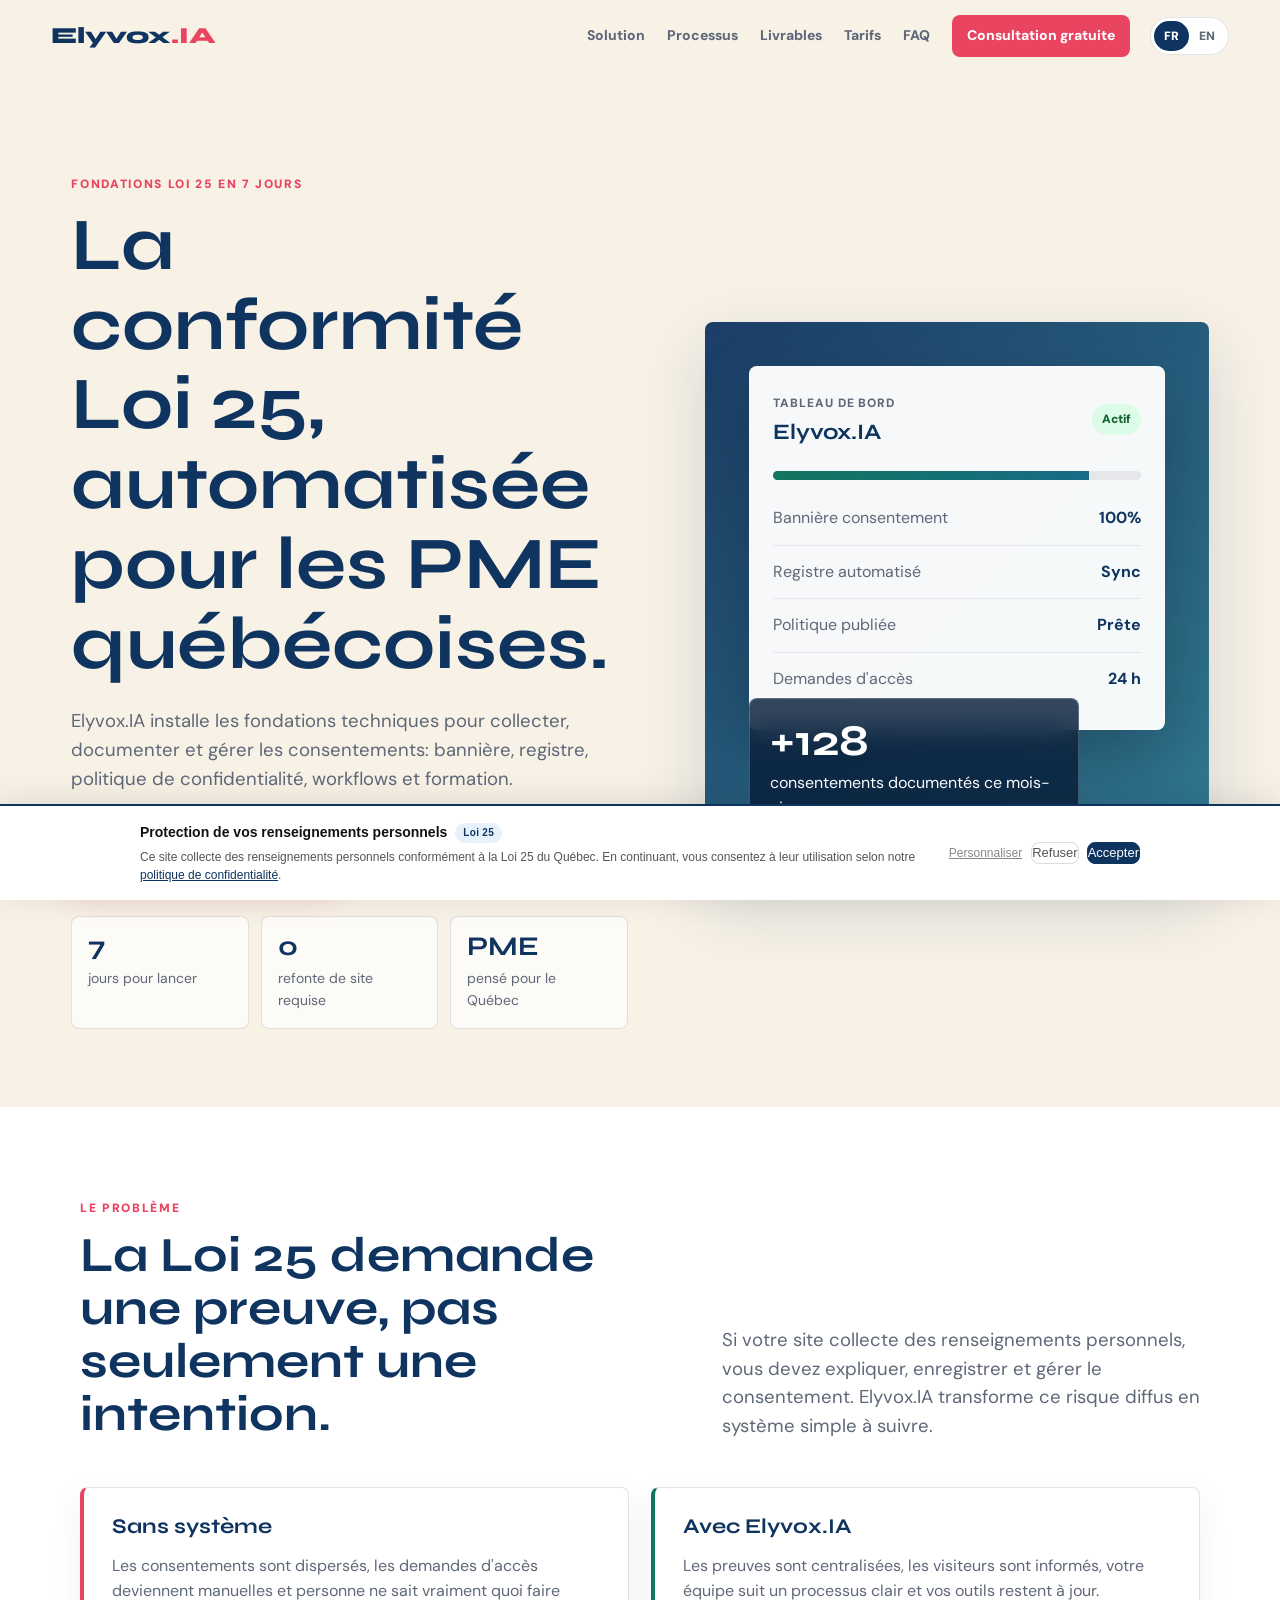
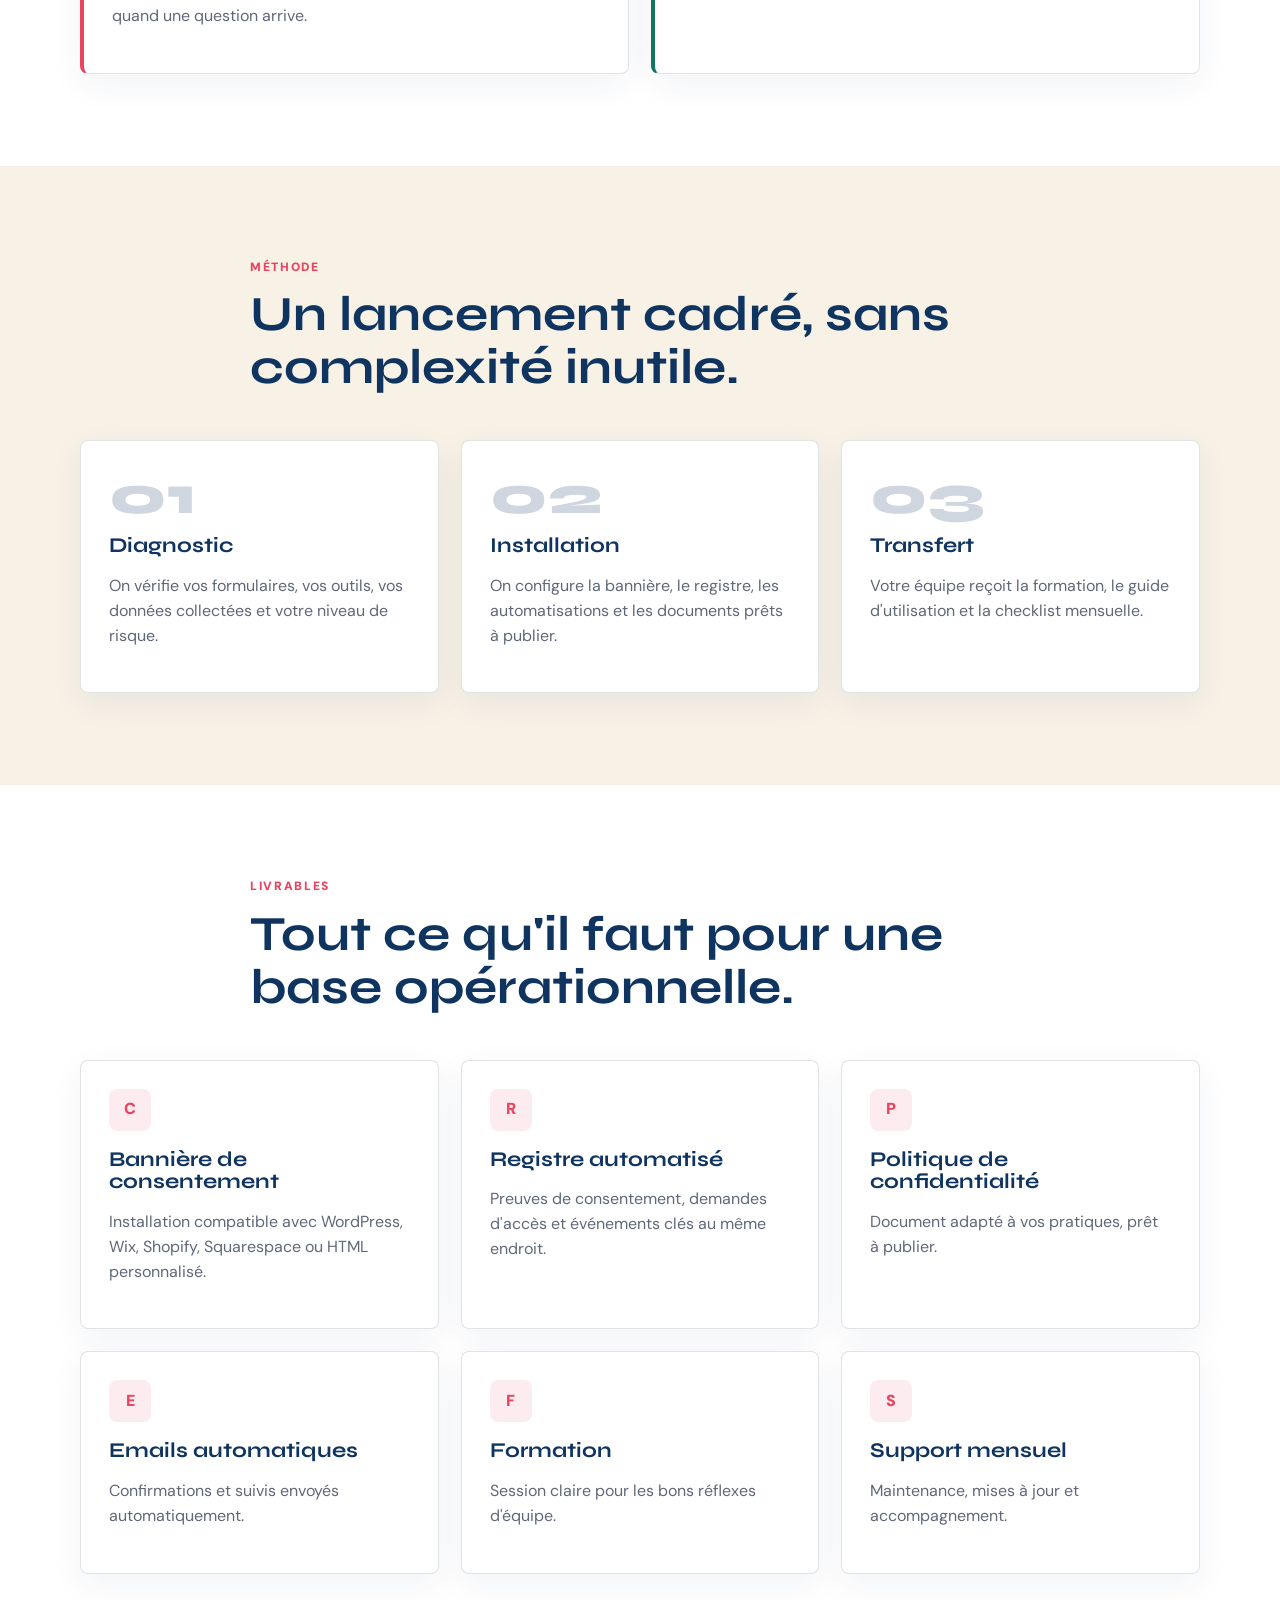
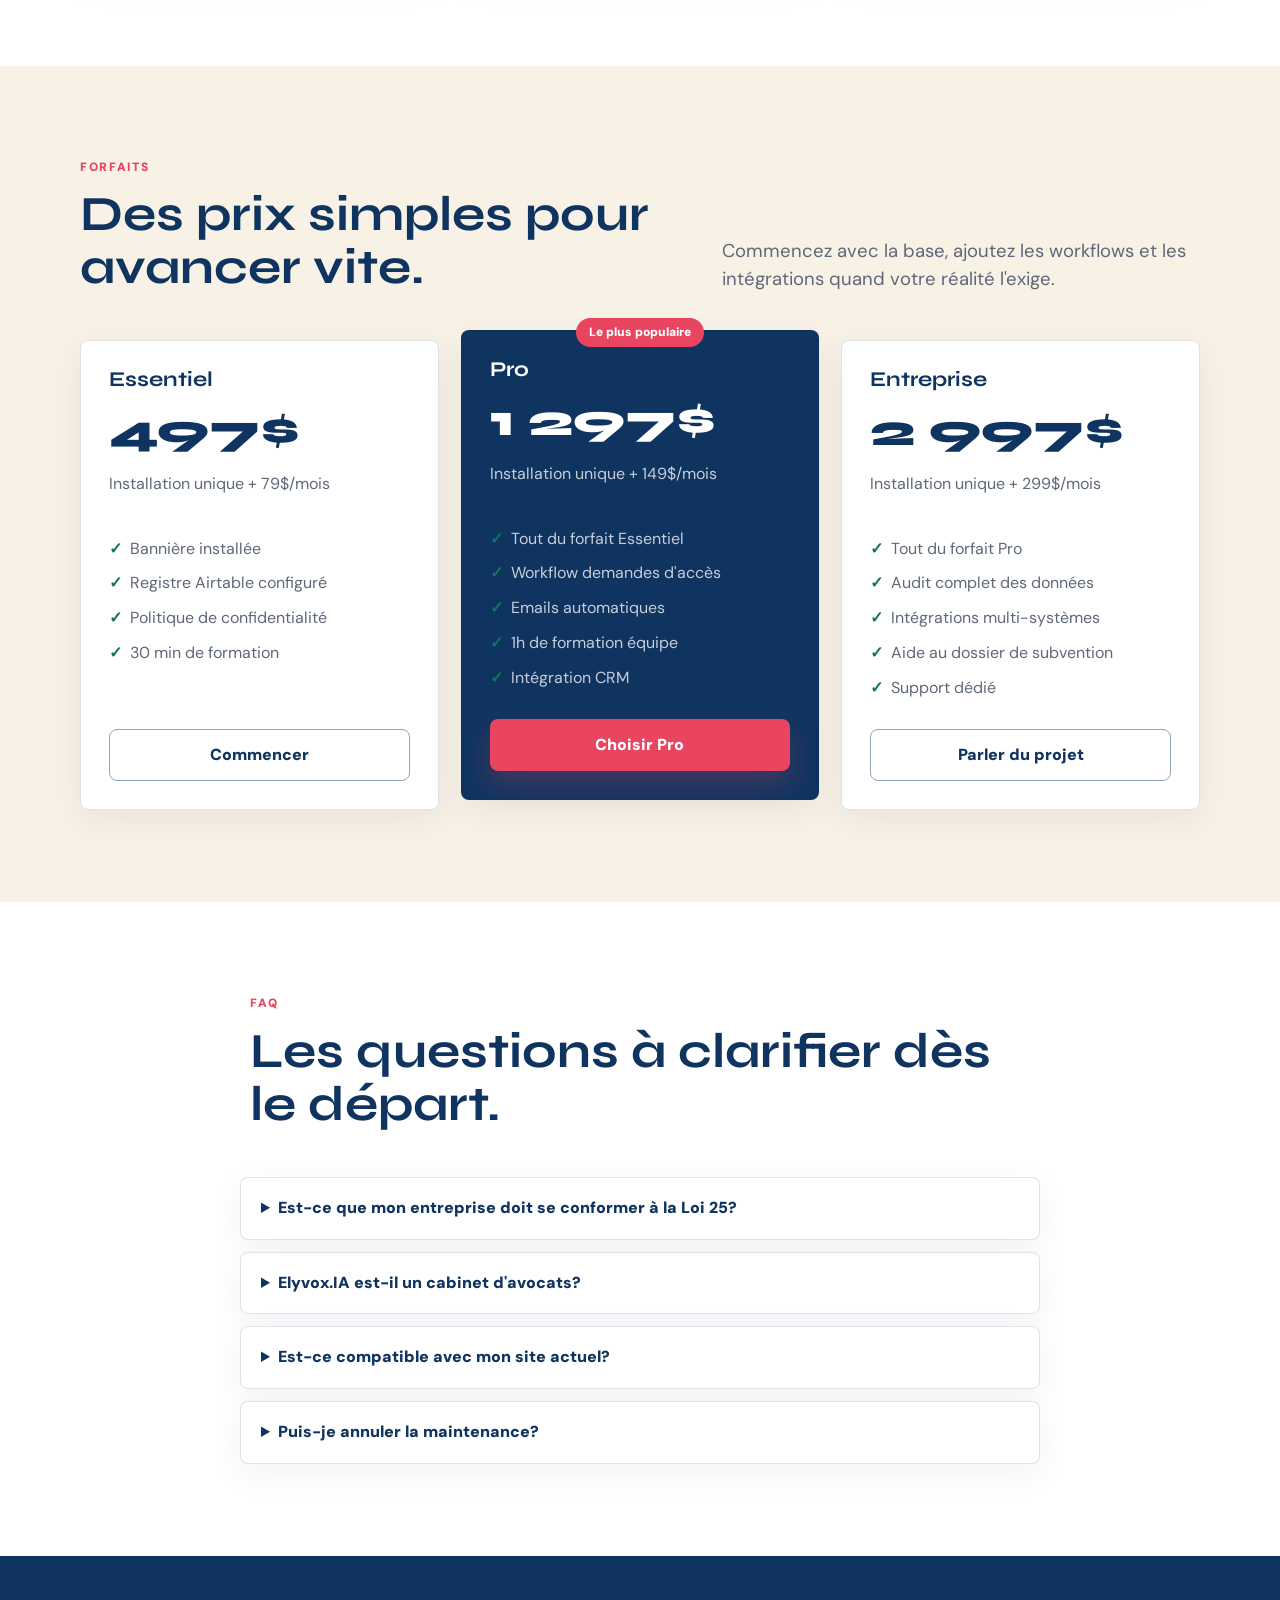
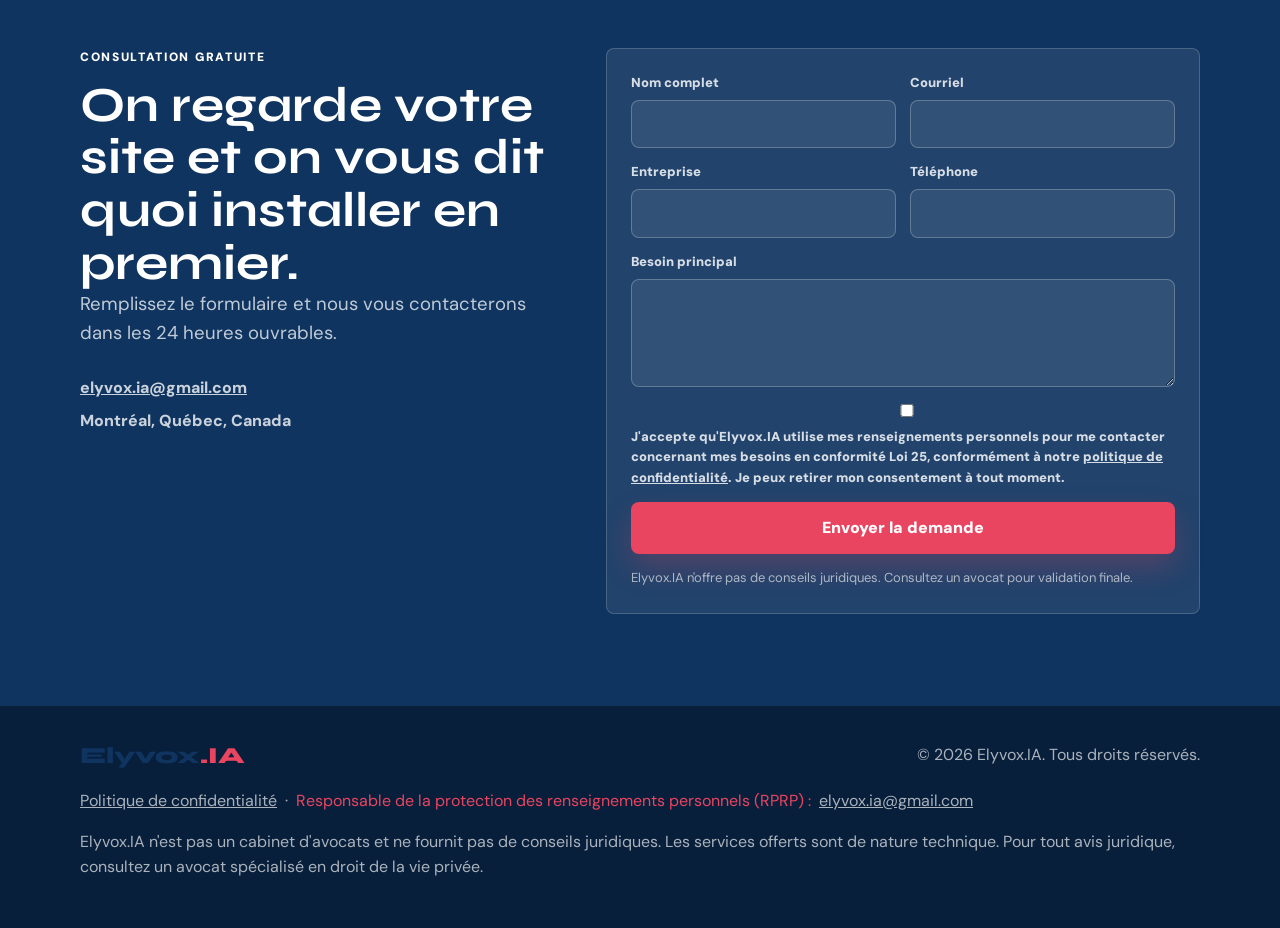
<file: index.html>
<!doctype html>
<html lang="fr">
<head>
  <meta charset="utf-8" />
  <meta name="viewport" content="width=device-width, initial-scale=1" />
  <title>Elyvox.IA | Conformité Loi 25 automatisée</title>
  <meta name="description" content="Elyvox.IA aide les PME québécoises à automatiser leur conformité Loi 25: consentement, registre, politique de confidentialité, workflows et formation." />
  <meta name="theme-color" content="#0f3460" />
  <meta property="og:title" content="Elyvox.IA | Conformité Loi 25 automatisée" />
  <meta property="og:description" content="Un système simple pour documenter les consentements, centraliser les preuves et former votre équipe en 7 jours." />
  <meta property="og:type" content="website" />
  <link rel="preconnect" href="https://fonts.googleapis.com" />
  <link rel="preconnect" href="https://fonts.gstatic.com" crossorigin />
  <link href="https://fonts.googleapis.com/css2?family=DM+Sans:wght@400;500;600;700;800&family=Syne:wght@700;800&display=swap" rel="stylesheet" />
  <link rel="stylesheet" href="styles.css" />
</head>
<body>
  <a class="skip-link" href="#main">Aller au contenu</a>

  <header class="site-header" data-header>
    <a class="brand" href="#top">Elyvox<span>.IA</span></a>
    <button class="menu-button" type="button" data-menu-toggle aria-expanded="false" aria-controls="site-nav">
      <span></span><span></span><span></span>
    </button>
    <nav class="site-nav" id="site-nav" data-nav aria-label="Navigation principale">
      <a href="#solution" data-i18n="nav.solution">Solution</a>
      <a href="#process" data-i18n="nav.process">Processus</a>
      <a href="#deliverables" data-i18n="nav.deliverables">Livrables</a>
      <a href="#pricing" data-i18n="nav.pricing">Tarifs</a>
      <a href="#faq">FAQ</a>
      <a class="nav-cta" href="#contact" data-i18n="nav.cta">Consultation gratuite</a>
    </nav>
    <div class="language-switch" aria-label="Changer de langue">
      <button type="button" class="is-active" data-lang-button="fr">FR</button>
      <button type="button" data-lang-button="en">EN</button>
    </div>
  </header>

  <main id="main">
    <section class="hero" id="top">
      <div>
        <p class="eyebrow" data-i18n="hero.eyebrow">Fondations Loi 25 en 7 jours</p>
        <h1 data-i18n="hero.title">La conformité Loi 25, automatisée pour les PME québécoises.</h1>
        <p class="hero-lead" data-i18n="hero.lead">Elyvox.IA installe les fondations techniques pour collecter, documenter et gérer les consentements: bannière, registre, politique de confidentialité, workflows et formation.</p>
        <div class="hero-actions">
          <a class="button primary" href="#contact" data-i18n="hero.primary">Demander une consultation</a>
          <a class="button secondary" href="#pricing" data-i18n="hero.secondary">Voir les forfaits</a>
        </div>
        <div class="proof-grid" aria-label="Points forts">
          <div><strong>7</strong><span data-i18n="hero.proof1">jours pour lancer</span></div>
          <div><strong>0</strong><span data-i18n="hero.proof2">refonte de site requise</span></div>
          <div><strong>PME</strong><span data-i18n="hero.proof3">pensé pour le Québec</span></div>
        </div>
      </div>

      <div class="hero-visual" aria-label="Aperçu du système Elyvox.IA">
        <div class="dashboard-card">
          <div class="dashboard-top">
            <div><span class="mini-label" data-i18n="visual.label">Tableau de bord</span><strong>Elyvox.IA</strong></div>
            <span class="status-pill" data-i18n="visual.status">Actif</span>
          </div>
          <div class="meter" aria-hidden="true"><span></span></div>
          <div class="dashboard-list">
            <div><span data-i18n="visual.item1">Bannière consentement</span><b>100%</b></div>
            <div><span data-i18n="visual.item2">Registre automatisé</span><b>Sync</b></div>
            <div><span data-i18n="visual.item3">Politique publiée</span><b data-i18n="visual.ready">Prête</b></div>
            <div><span data-i18n="visual.item4">Demandes d'accès</span><b>24 h</b></div>
          </div>
        </div>
        <div class="floating-note"><strong>+128</strong><span data-i18n="visual.note">consentements documentés ce mois-ci</span></div>
      </div>
    </section>

    <section class="band white" id="solution">
      <div class="section-inner split">
        <div>
          <p class="eyebrow" data-i18n="problem.eyebrow">Le problème</p>
          <h2 data-i18n="problem.title">La Loi 25 demande une preuve, pas seulement une intention.</h2>
        </div>
        <p class="section-lead" data-i18n="problem.lead">Si votre site collecte des renseignements personnels, vous devez expliquer, enregistrer et gérer le consentement. Elyvox.IA transforme ce risque diffus en système simple à suivre.</p>
      </div>
      <div class="section-inner comparison-grid">
        <article class="comparison-card risk"><h3 data-i18n="problem.riskTitle">Sans système</h3><p data-i18n="problem.riskBody">Les consentements sont dispersés, les demandes d'accès deviennent manuelles et personne ne sait vraiment quoi faire quand une question arrive.</p></article>
        <article class="comparison-card calm"><h3 data-i18n="problem.calmTitle">Avec Elyvox.IA</h3><p data-i18n="problem.calmBody">Les preuves sont centralisées, les visiteurs sont informés, votre équipe suit un processus clair et vos outils restent à jour.</p></article>
      </div>
    </section>

    <section class="band" id="process">
      <div class="section-inner narrow">
        <p class="eyebrow" data-i18n="process.eyebrow">Méthode</p>
        <h2 data-i18n="process.title">Un lancement cadré, sans complexité inutile.</h2>
      </div>
      <div class="section-inner steps-grid">
        <article class="step-card"><span>01</span><h3 data-i18n="process.s1Title">Diagnostic</h3><p data-i18n="process.s1Body">On vérifie vos formulaires, vos outils, vos données collectées et votre niveau de risque.</p></article>
        <article class="step-card"><span>02</span><h3 data-i18n="process.s2Title">Installation</h3><p data-i18n="process.s2Body">On configure la bannière, le registre, les automatisations et les documents prêts à publier.</p></article>
        <article class="step-card"><span>03</span><h3 data-i18n="process.s3Title">Transfert</h3><p data-i18n="process.s3Body">Votre équipe reçoit la formation, le guide d'utilisation et la checklist mensuelle.</p></article>
      </div>
    </section>

    <section class="band white" id="deliverables">
      <div class="section-inner narrow">
        <p class="eyebrow" data-i18n="deliverables.eyebrow">Livrables</p>
        <h2 data-i18n="deliverables.title">Tout ce qu'il faut pour une base opérationnelle.</h2>
      </div>
      <div class="section-inner deliverables-grid">
        <article class="feature-card"><span>C</span><h3 data-i18n="deliverables.d1Title">Bannière de consentement</h3><p data-i18n="deliverables.d1Body">Installation compatible avec WordPress, Wix, Shopify, Squarespace ou HTML personnalisé.</p></article>
        <article class="feature-card"><span>R</span><h3 data-i18n="deliverables.d2Title">Registre automatisé</h3><p data-i18n="deliverables.d2Body">Preuves de consentement, demandes d'accès et événements clés au même endroit.</p></article>
        <article class="feature-card"><span>P</span><h3 data-i18n="deliverables.d3Title">Politique de confidentialité</h3><p data-i18n="deliverables.d3Body">Document adapté à vos pratiques, prêt à publier.</p></article>
        <article class="feature-card"><span>E</span><h3 data-i18n="deliverables.d4Title">Emails automatiques</h3><p data-i18n="deliverables.d4Body">Confirmations et suivis envoyés automatiquement.</p></article>
        <article class="feature-card"><span>F</span><h3 data-i18n="deliverables.d5Title">Formation</h3><p data-i18n="deliverables.d5Body">Session claire pour les bons réflexes d'équipe.</p></article>
        <article class="feature-card"><span>S</span><h3 data-i18n="deliverables.d6Title">Support mensuel</h3><p data-i18n="deliverables.d6Body">Maintenance, mises à jour et accompagnement.</p></article>
      </div>
    </section>

    <section class="band" id="pricing">
      <div class="section-inner split">
        <div><p class="eyebrow" data-i18n="pricing.eyebrow">Forfaits</p><h2 data-i18n="pricing.title">Des prix simples pour avancer vite.</h2></div>
        <p class="section-lead" data-i18n="pricing.lead">Commencez avec la base, ajoutez les workflows et les intégrations quand votre réalité l'exige.</p>
      </div>
      <div class="section-inner pricing-grid">
        <article class="price-card"><h3>Essentiel</h3><p class="price">497$</p><p class="price-note" data-i18n="pricing.essentialNote">Installation unique + 79$/mois</p><ul><li data-i18n="pricing.e1">Bannière installée</li><li data-i18n="pricing.e2">Registre Airtable configuré</li><li data-i18n="pricing.e3">Politique de confidentialité</li><li data-i18n="pricing.e4">30 min de formation</li></ul><a class="button secondary" href="#contact" data-plan="Essentiel" data-i18n="pricing.start">Commencer</a></article>
        <article class="price-card featured"><p class="popular" data-i18n="pricing.popular">Le plus populaire</p><h3>Pro</h3><p class="price">1 297$</p><p class="price-note" data-i18n="pricing.proNote">Installation unique + 149$/mois</p><ul><li data-i18n="pricing.p1">Tout du forfait Essentiel</li><li data-i18n="pricing.p2">Workflow demandes d'accès</li><li data-i18n="pricing.p3">Emails automatiques</li><li data-i18n="pricing.p4">1h de formation équipe</li><li data-i18n="pricing.p5">Intégration CRM</li></ul><a class="button primary" href="#contact" data-plan="Pro" data-i18n="pricing.choosePro">Choisir Pro</a></article>
        <article class="price-card"><h3>Entreprise</h3><p class="price">2 997$</p><p class="price-note" data-i18n="pricing.enterpriseNote">Installation unique + 299$/mois</p><ul><li data-i18n="pricing.x1">Tout du forfait Pro</li><li data-i18n="pricing.x2">Audit complet des données</li><li data-i18n="pricing.x3">Intégrations multi-systèmes</li><li data-i18n="pricing.x4">Aide au dossier de subvention</li><li data-i18n="pricing.x5">Support dédié</li></ul><a class="button secondary" href="#contact" data-plan="Entreprise" data-i18n="pricing.talk">Parler du projet</a></article>
      </div>
    </section>

    <section class="band white" id="faq">
      <div class="section-inner narrow"><p class="eyebrow">FAQ</p><h2 data-i18n="faq.title">Les questions à clarifier dès le départ.</h2></div>
      <div class="section-inner faq-list">
        <details><summary data-i18n="faq.q1">Est-ce que mon entreprise doit se conformer à la Loi 25?</summary><p data-i18n="faq.a1">Oui, si elle collecte des renseignements personnels au Québec, même avec un formulaire de contact ou une infolettre.</p></details>
        <details><summary data-i18n="faq.q2">Elyvox.IA est-il un cabinet d'avocats?</summary><p data-i18n="faq.a2">Non. Elyvox.IA est un service d'automatisation technique. Pour un avis juridique final, consultez un avocat.</p></details>
        <details><summary data-i18n="faq.q3">Est-ce compatible avec mon site actuel?</summary><p data-i18n="faq.a3">Oui. La solution peut être installée sur les plateformes courantes et sur un site HTML personnalisé.</p></details>
        <details><summary data-i18n="faq.q4">Puis-je annuler la maintenance?</summary><p data-i18n="faq.a4">Oui, avec un préavis de 30 jours. La maintenance garde votre système à jour et réduit les oublis.</p></details>
      </div>
    </section>

    <section class="band contact-band" id="contact">
      <div class="section-inner contact-grid">
        <div>
          <p class="eyebrow" data-i18n="contact.eyebrow">Consultation gratuite</p>
          <h2 data-i18n="contact.title">On regarde votre site et on vous dit quoi installer en premier.</h2>
          <p class="section-lead" data-i18n="contact.lead">Remplissez le formulaire et nous vous contacterons dans les 24 heures ouvrables.</p>
          <div class="contact-meta"><a href="mailto:elyvox.ia@gmail.com">elyvox.ia@gmail.com</a><span data-i18n="contact.location">Montréal, Québec, Canada</span></div>
        </div>
        <form class="lead-form" data-lead-form>
          <label><span data-i18n="form.name">Nom complet</span><input name="name" autocomplete="name" required /></label>
          <label><span data-i18n="form.email">Courriel</span><input name="email" type="email" autocomplete="email" required /></label>
          <label><span data-i18n="form.company">Entreprise</span><input name="company" autocomplete="organization" /></label>
          <label><span data-i18n="form.phone">Téléphone</span><input name="phone" autocomplete="tel" /></label>
          <label class="full"><span data-i18n="form.message">Besoin principal</span><textarea name="message" rows="4"></textarea></label>
          <input type="hidden" name="plan" value="" />

          <!-- FIX LOI 25 #1 — Consentement explicite obligatoire -->
          <label class="full consent-label">
            <input type="checkbox" name="consent" required />
            <span data-i18n="form.consent">J'accepte qu'Elyvox.IA utilise mes renseignements personnels pour me contacter concernant mes besoins en conformité Loi 25, conformément à notre <a href="/politique-confidentialite.html" target="_blank">politique de confidentialité</a>. Je peux retirer mon consentement à tout moment.</span>
          </label>

          <button class="button primary full" type="submit" data-i18n="form.submit">Envoyer la demande</button>
          <p class="legal-note" data-i18n="contact.legal">Elyvox.IA n'offre pas de conseils juridiques. Consultez un avocat pour validation finale.</p>
        </form>
      </div>
    </section>
  </main>

  <footer class="site-footer">
    <div class="section-inner footer-row">
      <strong>Elyvox<span>.IA</span></strong>
      <p data-i18n="footer.rights">© 2026 Elyvox.IA. Tous droits réservés.</p>
    </div>
    <!-- FIX LOI 25 #2 — RPRP + politique de confidentialité obligatoires -->
    <div class="section-inner footer-legal">
      <p>
        <a href="/politique-confidentialite.html" data-i18n="footer.policy">Politique de confidentialité</a>
        &nbsp;·&nbsp;
        <span data-i18n="footer.rprp">Responsable de la protection des renseignements personnels (RPRP) :&nbsp;</span>
        <a href="mailto:elyvox.ia@gmail.com">elyvox.ia@gmail.com</a>
      </p>
      <p data-i18n="footer.disclaimer">Elyvox.IA n'est pas un cabinet d'avocats et ne fournit pas de conseils juridiques. Les services offerts sont de nature technique. Pour tout avis juridique, consultez un avocat spécialisé en droit de la vie privée.</p>
    </div>
  </footer>
  <script src="elyvox-banniere-loi25.js"></script>
  <script src="script.js"></script>
</body>
</html>
</file>
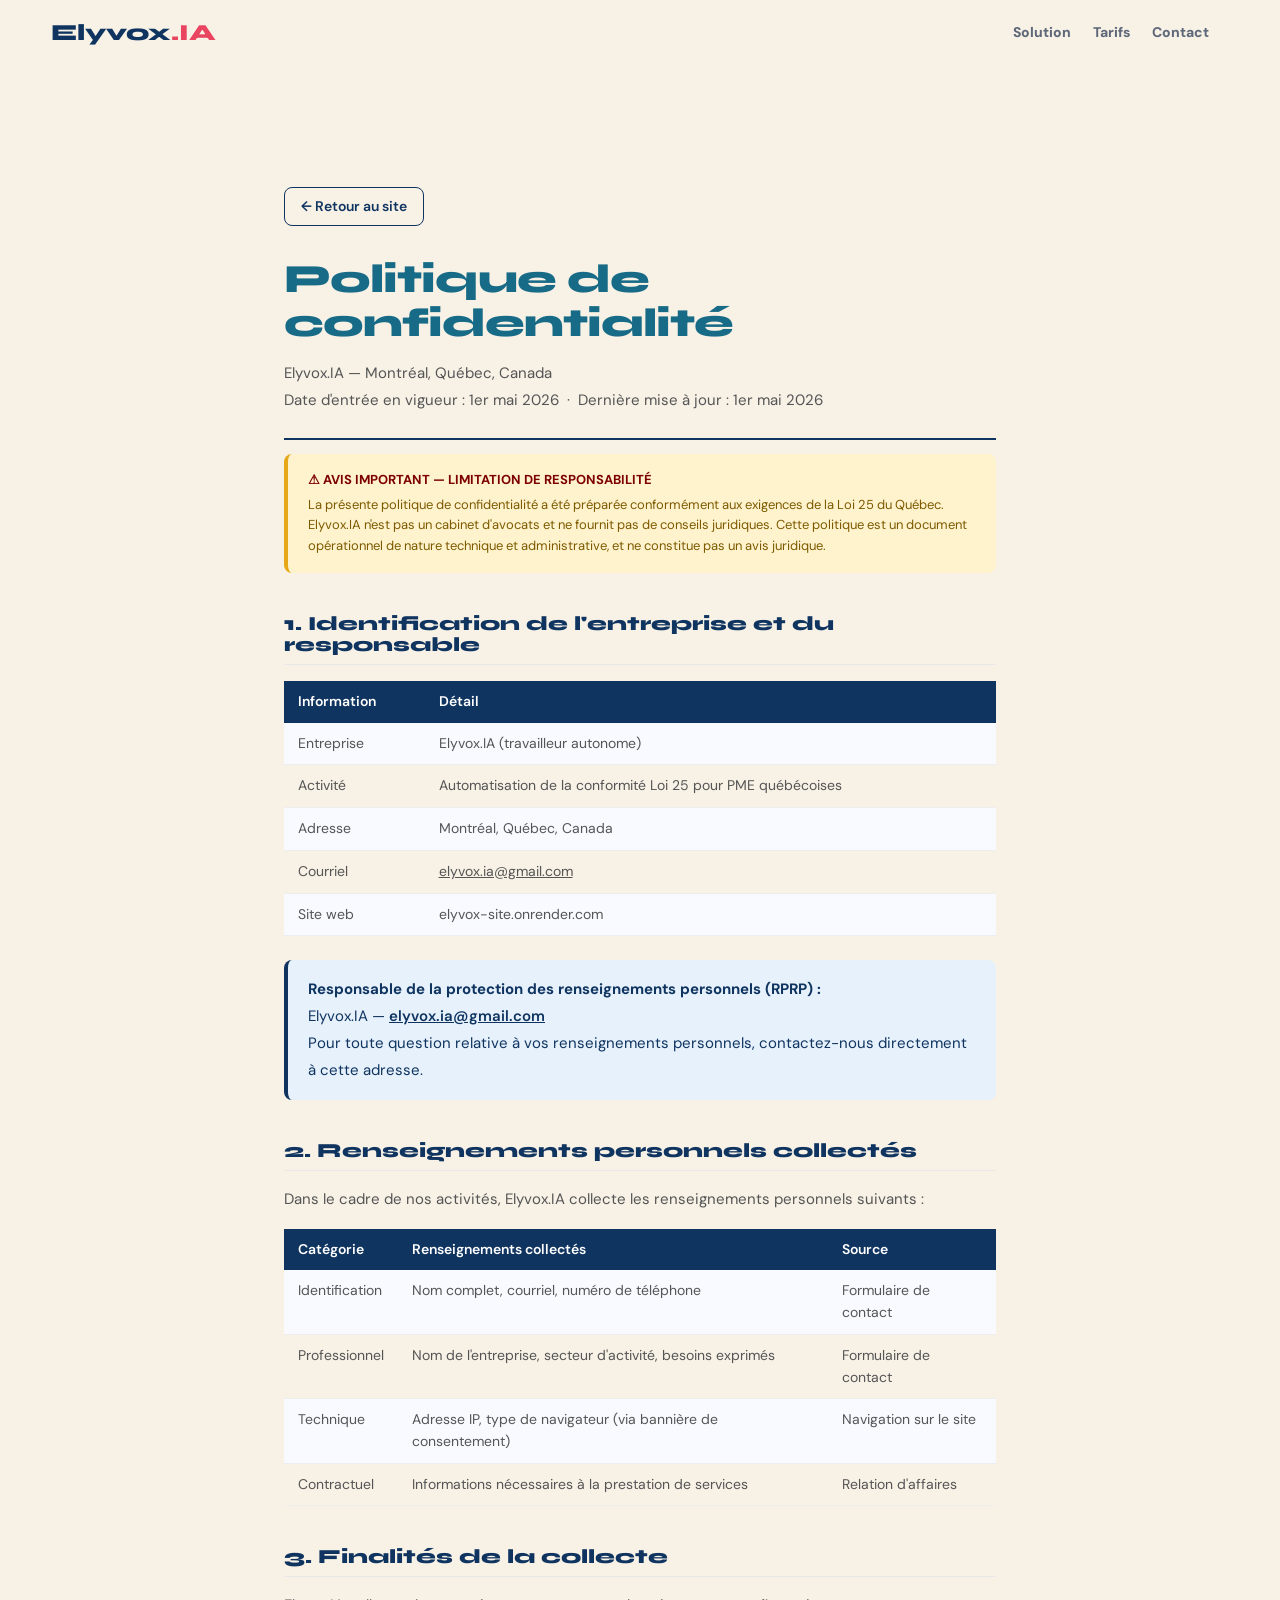
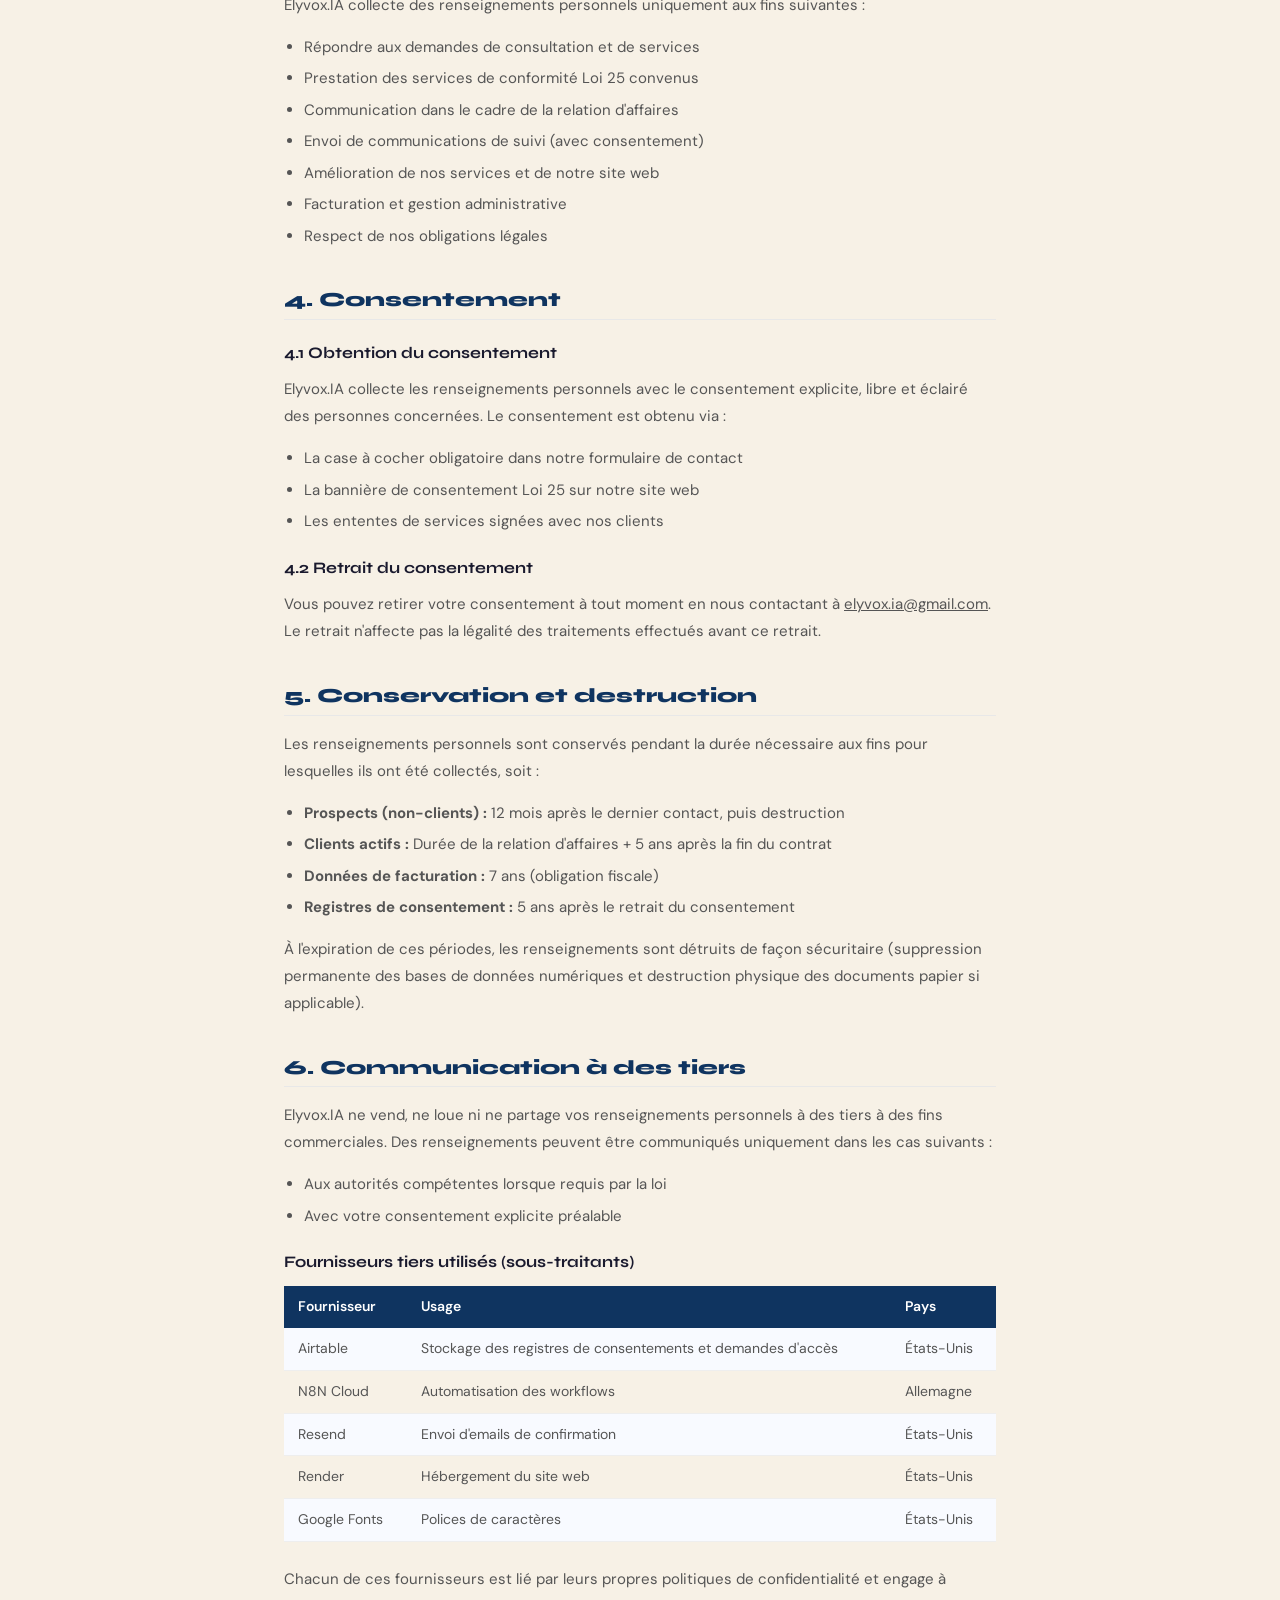
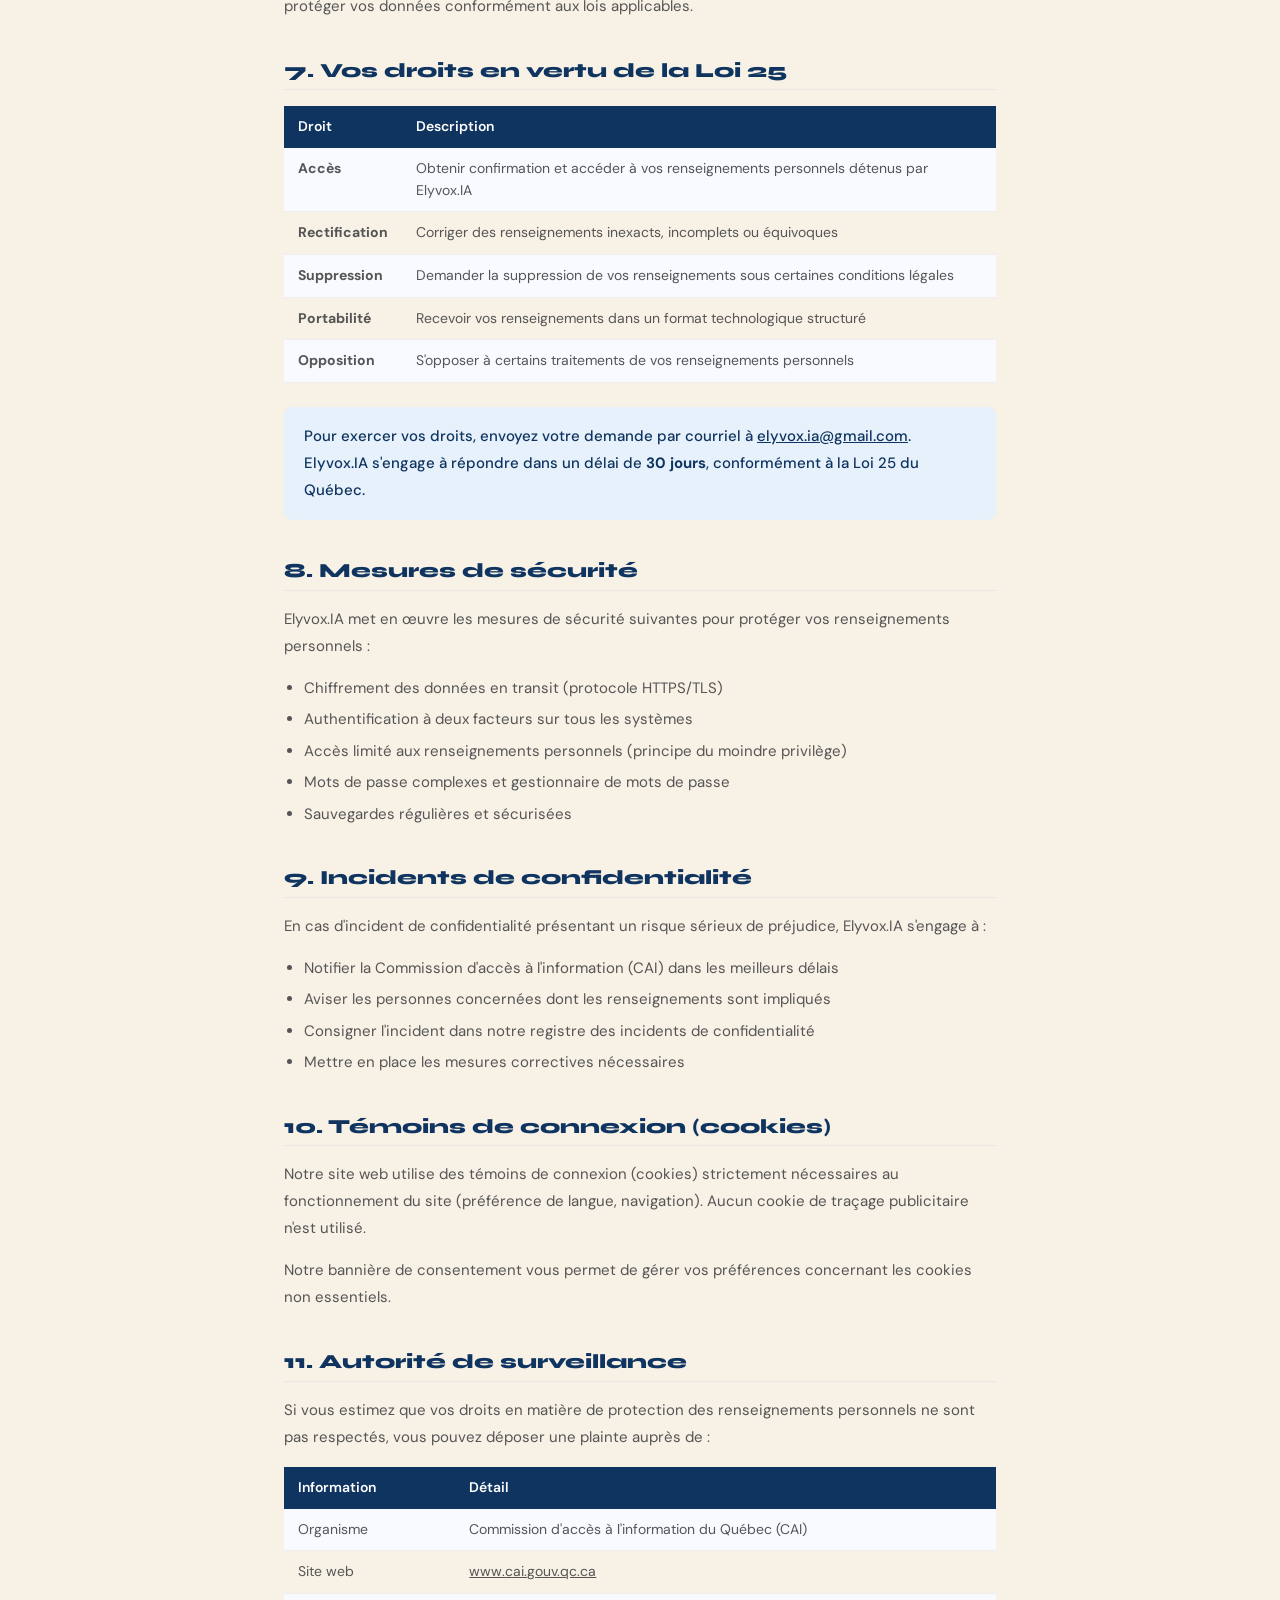
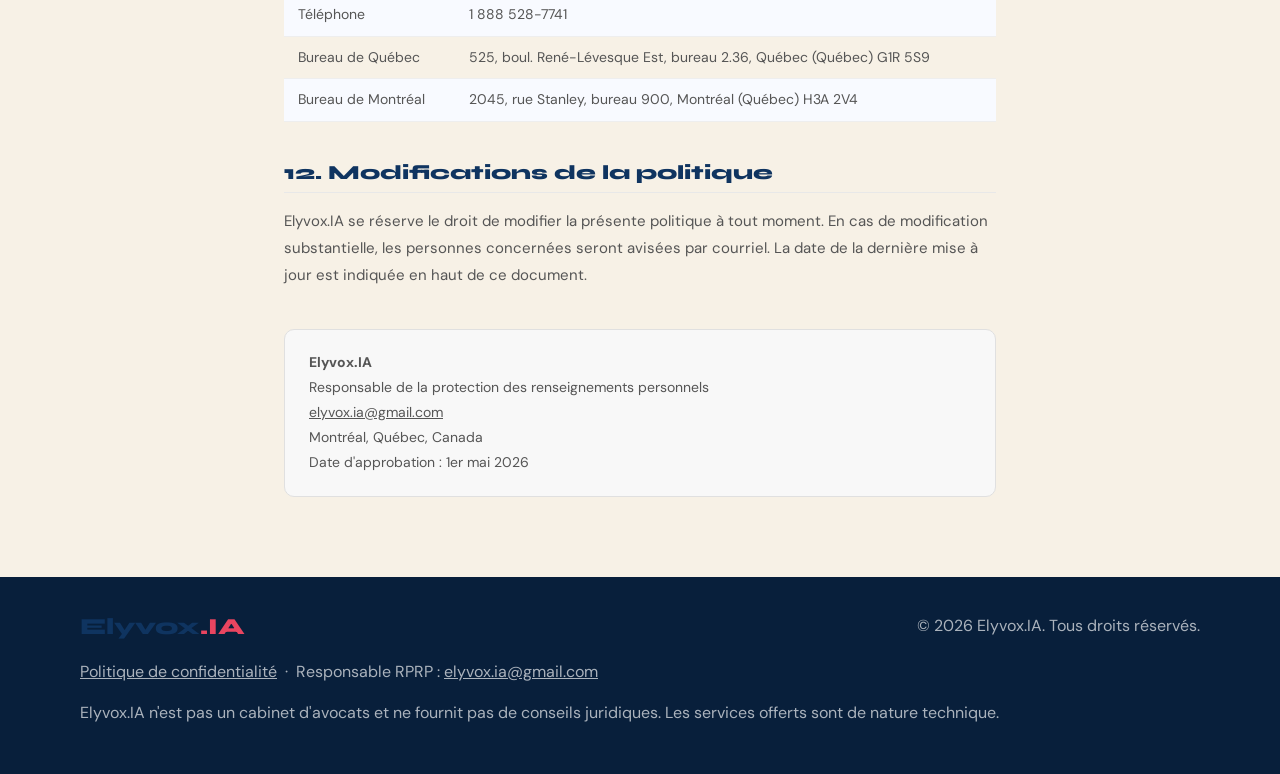
<file: politique-confidentialite.html>
<!doctype html>
<html lang="fr">
<head>
  <meta charset="utf-8" />
  <meta name="viewport" content="width=device-width, initial-scale=1" />
  <title>Politique de confidentialité — Elyvox.IA</title>
  <meta name="description" content="Politique de confidentialité d'Elyvox.IA, conforme à la Loi 25 du Québec sur la protection des renseignements personnels." />
  <link rel="preconnect" href="https://fonts.googleapis.com" />
  <link rel="preconnect" href="https://fonts.gstatic.com" crossorigin />
  <link href="https://fonts.googleapis.com/css2?family=DM+Sans:wght@400;500;600;700&family=Syne:wght@700;800&display=swap" rel="stylesheet" />
  <link rel="stylesheet" href="styles.css" />
  <style>
    .policy-wrap {
      max-width: 760px;
      margin: 0 auto;
      padding: 120px 24px 80px;
    }
    .policy-wrap h1 {
      font-family: 'Syne', sans-serif;
      font-size: clamp(28px, 4vw, 40px);
      font-weight: 800;
      color: var(--blue, #0f3460);
      margin-bottom: 8px;
      letter-spacing: -1px;
    }
    .policy-meta {
      font-size: 14px;
      color: #888;
      margin-bottom: 40px;
      padding-bottom: 24px;
      border-bottom: 2px solid #0f3460;
    }
    .policy-disclaimer {
      background: #FFF3CD;
      border-left: 4px solid #E6A817;
      border-radius: 8px;
      padding: 16px 20px;
      font-size: 13px;
      line-height: 1.6;
      color: #7D5A00;
      margin-bottom: 40px;
    }
    .policy-disclaimer strong { color: #7D0000; display: block; margin-bottom: 4px; }
    .policy-wrap h2 {
      font-family: 'Syne', sans-serif;
      font-size: 20px;
      font-weight: 800;
      color: #0f3460;
      margin: 40px 0 12px;
      padding-bottom: 8px;
      border-bottom: 1px solid #e8e8e8;
    }
    .policy-wrap h3 {
      font-size: 16px;
      font-weight: 700;
      color: #1A1A2E;
      margin: 24px 0 8px;
    }
    .policy-wrap p {
      font-size: 15px;
      line-height: 1.8;
      color: #555;
      margin-bottom: 14px;
    }
    .policy-wrap ul {
      padding-left: 20px;
      margin-bottom: 14px;
    }
    .policy-wrap ul li {
      font-size: 15px;
      line-height: 1.7;
      color: #555;
      margin-bottom: 6px;
    }
    .policy-table {
      width: 100%;
      border-collapse: collapse;
      margin: 16px 0 24px;
      font-size: 14px;
    }
    .policy-table th {
      background: #0f3460;
      color: #fff;
      padding: 10px 14px;
      text-align: left;
      font-weight: 600;
    }
    .policy-table td {
      padding: 10px 14px;
      border-bottom: 1px solid #eee;
      color: #555;
      vertical-align: top;
    }
    .policy-table tr:nth-child(even) td { background: #F8FAFF; }
    .policy-highlight {
      background: #E6F1FB;
      border-radius: 8px;
      padding: 16px 20px;
      margin: 16px 0;
    }
    .policy-highlight p { color: #0f3460; margin: 0; font-weight: 500; }
    .back-link {
      display: inline-flex;
      align-items: center;
      gap: 8px;
      font-size: 14px;
      font-weight: 600;
      color: #0f3460;
      text-decoration: none;
      margin-bottom: 32px;
      padding: 8px 16px;
      border: 1.5px solid #0f3460;
      border-radius: 8px;
      transition: all 0.2s;
    }
    .back-link:hover { background: #0f3460; color: #fff; }
    .signature-box {
      background: #f8f8f8;
      border: 1px solid #e0e0e0;
      border-radius: 10px;
      padding: 20px 24px;
      margin-top: 40px;
    }
    .signature-box p { margin: 0; font-size: 14px; }
    .rprp-box {
      background: #E6F1FB;
      border-left: 4px solid #0f3460;
      border-radius: 8px;
      padding: 16px 20px;
      margin: 16px 0 24px;
    }
    .rprp-box p { color: #0f3460; margin: 0; font-size: 15px; }
    .rprp-box a { color: #0f3460; font-weight: 600; }
  </style>
</head>
<body>

  <header class="site-header" data-header>
    <a class="brand" href="/">Elyvox<span>.IA</span></a>
    <nav class="site-nav" id="site-nav" data-nav aria-label="Navigation principale">
      <a href="/#solution">Solution</a>
      <a href="/#pricing">Tarifs</a>
      <a href="/#contact">Contact</a>
    </nav>
  </header>

  <main id="main">
    <div class="policy-wrap">

      <a href="/" class="back-link">← Retour au site</a>

      <h1>Politique de confidentialité</h1>
      <p class="policy-meta">
        Elyvox.IA — Montréal, Québec, Canada<br>
        Date d'entrée en vigueur : 1er mai 2026 &nbsp;·&nbsp; Dernière mise à jour : 1er mai 2026
      </p>

      <!-- DISCLAIMER LÉGAL -->
      <div class="policy-disclaimer">
        <strong>⚠ AVIS IMPORTANT — LIMITATION DE RESPONSABILITÉ</strong>
        La présente politique de confidentialité a été préparée conformément aux exigences de la Loi 25 du Québec. Elyvox.IA n'est pas un cabinet d'avocats et ne fournit pas de conseils juridiques. Cette politique est un document opérationnel de nature technique et administrative, et ne constitue pas un avis juridique.
      </div>

      <!-- SECTION 1 -->
      <h2>1. Identification de l'entreprise et du responsable</h2>

      <table class="policy-table">
        <tr><th>Information</th><th>Détail</th></tr>
        <tr><td>Entreprise</td><td>Elyvox.IA (travailleur autonome)</td></tr>
        <tr><td>Activité</td><td>Automatisation de la conformité Loi 25 pour PME québécoises</td></tr>
        <tr><td>Adresse</td><td>Montréal, Québec, Canada</td></tr>
        <tr><td>Courriel</td><td><a href="mailto:elyvox.ia@gmail.com">elyvox.ia@gmail.com</a></td></tr>
        <tr><td>Site web</td><td>elyvox-site.onrender.com</td></tr>
      </table>

      <div class="rprp-box">
        <p>
          <strong>Responsable de la protection des renseignements personnels (RPRP) :</strong><br>
          Elyvox.IA — <a href="mailto:elyvox.ia@gmail.com">elyvox.ia@gmail.com</a><br>
          Pour toute question relative à vos renseignements personnels, contactez-nous directement à cette adresse.
        </p>
      </div>

      <!-- SECTION 2 -->
      <h2>2. Renseignements personnels collectés</h2>

      <p>Dans le cadre de nos activités, Elyvox.IA collecte les renseignements personnels suivants :</p>

      <table class="policy-table">
        <tr><th>Catégorie</th><th>Renseignements collectés</th><th>Source</th></tr>
        <tr><td>Identification</td><td>Nom complet, courriel, numéro de téléphone</td><td>Formulaire de contact</td></tr>
        <tr><td>Professionnel</td><td>Nom de l'entreprise, secteur d'activité, besoins exprimés</td><td>Formulaire de contact</td></tr>
        <tr><td>Technique</td><td>Adresse IP, type de navigateur (via bannière de consentement)</td><td>Navigation sur le site</td></tr>
        <tr><td>Contractuel</td><td>Informations nécessaires à la prestation de services</td><td>Relation d'affaires</td></tr>
      </table>

      <!-- SECTION 3 -->
      <h2>3. Finalités de la collecte</h2>

      <p>Elyvox.IA collecte des renseignements personnels uniquement aux fins suivantes :</p>
      <ul>
        <li>Répondre aux demandes de consultation et de services</li>
        <li>Prestation des services de conformité Loi 25 convenus</li>
        <li>Communication dans le cadre de la relation d'affaires</li>
        <li>Envoi de communications de suivi (avec consentement)</li>
        <li>Amélioration de nos services et de notre site web</li>
        <li>Facturation et gestion administrative</li>
        <li>Respect de nos obligations légales</li>
      </ul>

      <!-- SECTION 4 -->
      <h2>4. Consentement</h2>

      <h3>4.1 Obtention du consentement</h3>
      <p>Elyvox.IA collecte les renseignements personnels avec le consentement explicite, libre et éclairé des personnes concernées. Le consentement est obtenu via :</p>
      <ul>
        <li>La case à cocher obligatoire dans notre formulaire de contact</li>
        <li>La bannière de consentement Loi 25 sur notre site web</li>
        <li>Les ententes de services signées avec nos clients</li>
      </ul>

      <h3>4.2 Retrait du consentement</h3>
      <p>Vous pouvez retirer votre consentement à tout moment en nous contactant à <a href="mailto:elyvox.ia@gmail.com">elyvox.ia@gmail.com</a>. Le retrait n'affecte pas la légalité des traitements effectués avant ce retrait.</p>

      <!-- SECTION 5 -->
      <h2>5. Conservation et destruction</h2>

      <p>Les renseignements personnels sont conservés pendant la durée nécessaire aux fins pour lesquelles ils ont été collectés, soit :</p>
      <ul>
        <li><strong>Prospects (non-clients) :</strong> 12 mois après le dernier contact, puis destruction</li>
        <li><strong>Clients actifs :</strong> Durée de la relation d'affaires + 5 ans après la fin du contrat</li>
        <li><strong>Données de facturation :</strong> 7 ans (obligation fiscale)</li>
        <li><strong>Registres de consentement :</strong> 5 ans après le retrait du consentement</li>
      </ul>

      <p>À l'expiration de ces périodes, les renseignements sont détruits de façon sécuritaire (suppression permanente des bases de données numériques et destruction physique des documents papier si applicable).</p>

      <!-- SECTION 6 -->
      <h2>6. Communication à des tiers</h2>

      <p>Elyvox.IA ne vend, ne loue ni ne partage vos renseignements personnels à des tiers à des fins commerciales. Des renseignements peuvent être communiqués uniquement dans les cas suivants :</p>
      <ul>
        <li>Aux autorités compétentes lorsque requis par la loi</li>
        <li>Avec votre consentement explicite préalable</li>
      </ul>

      <h3>Fournisseurs tiers utilisés (sous-traitants)</h3>
      <table class="policy-table">
        <tr><th>Fournisseur</th><th>Usage</th><th>Pays</th></tr>
        <tr><td>Airtable</td><td>Stockage des registres de consentements et demandes d'accès</td><td>États-Unis</td></tr>
        <tr><td>N8N Cloud</td><td>Automatisation des workflows</td><td>Allemagne</td></tr>
        <tr><td>Resend</td><td>Envoi d'emails de confirmation</td><td>États-Unis</td></tr>
        <tr><td>Render</td><td>Hébergement du site web</td><td>États-Unis</td></tr>
        <tr><td>Google Fonts</td><td>Polices de caractères</td><td>États-Unis</td></tr>
      </table>

      <p>Chacun de ces fournisseurs est lié par leurs propres politiques de confidentialité et engage à protéger vos données conformément aux lois applicables.</p>

      <!-- SECTION 7 -->
      <h2>7. Vos droits en vertu de la Loi 25</h2>

      <table class="policy-table">
        <tr><th>Droit</th><th>Description</th></tr>
        <tr><td><strong>Accès</strong></td><td>Obtenir confirmation et accéder à vos renseignements personnels détenus par Elyvox.IA</td></tr>
        <tr><td><strong>Rectification</strong></td><td>Corriger des renseignements inexacts, incomplets ou équivoques</td></tr>
        <tr><td><strong>Suppression</strong></td><td>Demander la suppression de vos renseignements sous certaines conditions légales</td></tr>
        <tr><td><strong>Portabilité</strong></td><td>Recevoir vos renseignements dans un format technologique structuré</td></tr>
        <tr><td><strong>Opposition</strong></td><td>S'opposer à certains traitements de vos renseignements personnels</td></tr>
      </table>

      <div class="policy-highlight">
        <p>Pour exercer vos droits, envoyez votre demande par courriel à <a href="mailto:elyvox.ia@gmail.com">elyvox.ia@gmail.com</a>. Elyvox.IA s'engage à répondre dans un délai de <strong>30 jours</strong>, conformément à la Loi 25 du Québec.</p>
      </div>

      <!-- SECTION 8 -->
      <h2>8. Mesures de sécurité</h2>

      <p>Elyvox.IA met en œuvre les mesures de sécurité suivantes pour protéger vos renseignements personnels :</p>
      <ul>
        <li>Chiffrement des données en transit (protocole HTTPS/TLS)</li>
        <li>Authentification à deux facteurs sur tous les systèmes</li>
        <li>Accès limité aux renseignements personnels (principe du moindre privilège)</li>
        <li>Mots de passe complexes et gestionnaire de mots de passe</li>
        <li>Sauvegardes régulières et sécurisées</li>
      </ul>

      <!-- SECTION 9 -->
      <h2>9. Incidents de confidentialité</h2>

      <p>En cas d'incident de confidentialité présentant un risque sérieux de préjudice, Elyvox.IA s'engage à :</p>
      <ul>
        <li>Notifier la Commission d'accès à l'information (CAI) dans les meilleurs délais</li>
        <li>Aviser les personnes concernées dont les renseignements sont impliqués</li>
        <li>Consigner l'incident dans notre registre des incidents de confidentialité</li>
        <li>Mettre en place les mesures correctives nécessaires</li>
      </ul>

      <!-- SECTION 10 -->
      <h2>10. Témoins de connexion (cookies)</h2>

      <p>Notre site web utilise des témoins de connexion (cookies) strictement nécessaires au fonctionnement du site (préférence de langue, navigation). Aucun cookie de traçage publicitaire n'est utilisé.</p>
      <p>Notre bannière de consentement vous permet de gérer vos préférences concernant les cookies non essentiels.</p>

      <!-- SECTION 11 -->
      <h2>11. Autorité de surveillance</h2>

      <p>Si vous estimez que vos droits en matière de protection des renseignements personnels ne sont pas respectés, vous pouvez déposer une plainte auprès de :</p>

      <table class="policy-table">
        <tr><th>Information</th><th>Détail</th></tr>
        <tr><td>Organisme</td><td>Commission d'accès à l'information du Québec (CAI)</td></tr>
        <tr><td>Site web</td><td><a href="https://www.cai.gouv.qc.ca" target="_blank">www.cai.gouv.qc.ca</a></td></tr>
        <tr><td>Téléphone</td><td>1 888 528-7741</td></tr>
        <tr><td>Bureau de Québec</td><td>525, boul. René-Lévesque Est, bureau 2.36, Québec (Québec) G1R 5S9</td></tr>
        <tr><td>Bureau de Montréal</td><td>2045, rue Stanley, bureau 900, Montréal (Québec) H3A 2V4</td></tr>
      </table>

      <!-- SECTION 12 -->
      <h2>12. Modifications de la politique</h2>

      <p>Elyvox.IA se réserve le droit de modifier la présente politique à tout moment. En cas de modification substantielle, les personnes concernées seront avisées par courriel. La date de la dernière mise à jour est indiquée en haut de ce document.</p>

      <!-- SIGNATURE -->
      <div class="signature-box">
        <p><strong>Elyvox.IA</strong><br>
        Responsable de la protection des renseignements personnels<br>
        <a href="mailto:elyvox.ia@gmail.com">elyvox.ia@gmail.com</a><br>
        Montréal, Québec, Canada<br>
        Date d'approbation : 1er mai 2026</p>
      </div>

    </div>
  </main>

  <footer class="site-footer">
    <div class="section-inner footer-row">
      <strong>Elyvox<span>.IA</span></strong>
      <p>© 2026 Elyvox.IA. Tous droits réservés.</p>
    </div>
    <div class="section-inner footer-legal">
      <p>
        <a href="/politique-confidentialite.html">Politique de confidentialité</a>
        &nbsp;·&nbsp;
        Responsable RPRP : <a href="mailto:elyvox.ia@gmail.com">elyvox.ia@gmail.com</a>
      </p>
      <p>Elyvox.IA n'est pas un cabinet d'avocats et ne fournit pas de conseils juridiques. Les services offerts sont de nature technique.</p>
    </div>
  </footer>

  <script src="script.js"></script>
</body>
</html>
</file>
<file: styles.css>
:root {
  --ink: #111827;
  --muted: #5f6878;
  --paper: #f7f1e6;
  --surface: #fff;
  --navy: #0f3460;
  --blue: #176b87;
  --red: #e94560;
  --green: #12755e;
  --line: rgba(17,24,39,.12);
  --shadow: 0 24px 70px rgba(15,52,96,.14);
  --radius: 8px;
}

* { box-sizing: border-box; }
html { scroll-behavior: smooth; }
body {
  margin: 0;
  font-family: "DM Sans", Arial, sans-serif;
  color: var(--ink);
  background: var(--paper);
  line-height: 1.55;
}
body.menu-open { overflow: hidden; }
a { color: inherit; }
button, input, textarea { font: inherit; }

.skip-link {
  position: fixed;
  left: 16px;
  top: -60px;
  z-index: 100;
  padding: 10px 14px;
  color: #fff;
  background: var(--navy);
  border-radius: var(--radius);
}
.skip-link:focus { top: 16px; }

.site-header {
  position: sticky;
  top: 0;
  z-index: 40;
  display: grid;
  grid-template-columns: auto 1fr auto;
  align-items: center;
  gap: 20px;
  padding: 15px clamp(18px,4vw,56px);
  background: rgba(247,241,230,.92);
  border-bottom: 1px solid transparent;
  backdrop-filter: blur(16px);
}
.site-header.is-scrolled { border-bottom-color: var(--line); }
.brand, .site-footer strong {
  font-family: Syne, sans-serif;
  font-size: 23px;
  font-weight: 800;
  color: var(--navy);
  text-decoration: none;
  white-space: nowrap;
}
.brand span, .site-footer span { color: var(--red); }
.site-nav {
  display: flex;
  align-items: center;
  justify-content: flex-end;
  gap: 22px;
  color: var(--muted);
  font-size: 14px;
  font-weight: 800;
}
.site-nav a { text-decoration: none; }
.site-nav a:hover { color: var(--navy); }
.nav-cta {
  color: #fff !important;
  background: var(--red);
  padding: 10px 15px;
  border-radius: var(--radius);
}
.language-switch {
  display: inline-flex;
  padding: 3px;
  background: #fff;
  border: 1px solid var(--line);
  border-radius: 999px;
}
.language-switch button {
  border: 0;
  border-radius: 999px;
  background: transparent;
  color: var(--muted);
  cursor: pointer;
  font-size: 12px;
  font-weight: 900;
  padding: 6px 10px;
}
.language-switch .is-active { color: #fff; background: var(--navy); }
.menu-button {
  display: none;
  width: 42px;
  height: 42px;
  place-items: center;
  border: 1px solid var(--line);
  border-radius: var(--radius);
  background: #fff;
  cursor: pointer;
}
.menu-button span {
  display: block;
  width: 18px;
  height: 2px;
  margin: 3px 0;
  background: var(--navy);
}

.hero {
  min-height: calc(100vh - 72px);
  display: grid;
  grid-template-columns: minmax(0,1.05fr) minmax(340px,.95fr);
  gap: clamp(36px,6vw,90px);
  align-items: center;
  max-width: 1240px;
  margin: 0 auto;
  padding: clamp(58px,8vw,106px) clamp(18px,4vw,56px) 78px;
}
.eyebrow {
  margin: 0 0 12px;
  color: var(--red);
  font-size: 12px;
  font-weight: 900;
  letter-spacing: .14em;
  text-transform: uppercase;
}
h1, h2, h3 { font-family: Syne, sans-serif; letter-spacing: 0; line-height: 1.08; }
h1 {
  max-width: 790px;
  margin: 0 0 22px;
  color: var(--navy);
  font-size: clamp(42px,6.3vw,74px);
}
h2 {
  max-width: 820px;
  margin: 0;
  color: var(--navy);
  font-size: clamp(31px,4vw,49px);
}
h3 { color: var(--navy); margin: 0; font-size: 21px; }
.hero-lead, .section-lead {
  margin: 0;
  color: var(--muted);
  font-size: clamp(17px,1.45vw,20px);
}
.hero-lead { max-width: 670px; }
.hero-actions {
  display: flex;
  flex-wrap: wrap;
  gap: 12px;
  margin-top: 34px;
}
.button {
  display: inline-flex;
  align-items: center;
  justify-content: center;
  min-height: 48px;
  border: 1px solid transparent;
  border-radius: var(--radius);
  padding: 13px 19px;
  font-weight: 900;
  text-decoration: none;
  cursor: pointer;
}
.button.primary { color: #fff; background: var(--red); box-shadow: 0 14px 30px rgba(233,69,96,.24); }
.button.secondary { color: var(--navy); background: transparent; border-color: rgba(15,52,96,.45); }
.button:hover { transform: translateY(-1px); }
.proof-grid {
  display: grid;
  grid-template-columns: repeat(3,minmax(0,1fr));
  gap: 12px;
  max-width: 680px;
  margin-top: 36px;
}
.proof-grid div {
  min-height: 88px;
  padding: 16px;
  background: rgba(255,255,255,.68);
  border: 1px solid var(--line);
  border-radius: var(--radius);
}
.proof-grid strong {
  display: block;
  color: var(--navy);
  font-family: Syne, sans-serif;
  font-size: 27px;
  line-height: 1;
}
.proof-grid span { display: block; margin-top: 8px; color: var(--muted); font-size: 14px; }

.hero-visual {
  position: relative;
  min-height: 560px;
  border-radius: var(--radius);
  background:
    linear-gradient(135deg,rgba(15,52,96,.95),rgba(23,107,135,.88)),
    url("https://images.unsplash.com/photo-1552664730-d307ca884978?auto=format&fit=crop&w=1300&q=82");
  background-size: cover;
  background-position: center;
  overflow: hidden;
  box-shadow: var(--shadow);
}
.dashboard-card {
  position: absolute;
  top: 44px;
  left: clamp(18px,4vw,44px);
  right: clamp(18px,4vw,44px);
  padding: 23px;
  background: rgba(255,255,255,.96);
  border: 1px solid rgba(255,255,255,.56);
  border-radius: var(--radius);
  box-shadow: 0 28px 72px rgba(0,0,0,.24);
}
.dashboard-top, .dashboard-list div {
  display: flex;
  align-items: center;
  justify-content: space-between;
  gap: 14px;
}
.dashboard-top strong { display: block; color: var(--navy); font-family: Syne, sans-serif; font-size: 22px; }
.mini-label { color: var(--muted); font-size: 12px; font-weight: 800; text-transform: uppercase; letter-spacing: .08em; }
.status-pill { padding: 6px 10px; color: #166534; background: #dcfce7; border-radius: 999px; font-size: 12px; font-weight: 900; }
.meter { height: 9px; margin: 22px 0 12px; overflow: hidden; background: #e5e7eb; border-radius: 999px; }
.meter span { display: block; width: 86%; height: 100%; background: linear-gradient(90deg,var(--green),var(--blue)); }
.dashboard-list div { padding: 14px 0; border-bottom: 1px solid rgba(17,24,39,.08); }
.dashboard-list div:last-child { border-bottom: 0; }
.dashboard-list span { color: var(--muted); }
.dashboard-list b { color: var(--navy); }
.floating-note {
  position: absolute;
  left: 44px;
  bottom: 40px;
  width: min(330px,calc(100% - 88px));
  padding: 20px;
  color: #fff;
  background: rgba(9,31,59,.82);
  border: 1px solid rgba(255,255,255,.22);
  border-radius: var(--radius);
  backdrop-filter: blur(14px);
}
.floating-note strong { display: block; font-family: Syne, sans-serif; font-size: 44px; line-height: 1; margin-bottom: 8px; }

.band { padding: 92px clamp(18px,4vw,56px); }
.white { background: var(--surface); }
.section-inner { max-width: 1120px; margin: 0 auto; }
.narrow { max-width: 780px; }
.split {
  display: grid;
  grid-template-columns: minmax(0,.95fr) minmax(300px,.75fr);
  gap: 36px;
  align-items: end;
}
.comparison-grid, .steps-grid, .deliverables-grid, .pricing-grid {
  display: grid;
  gap: 22px;
  margin-top: 46px;
}
.comparison-grid { grid-template-columns: repeat(2,minmax(0,1fr)); }
.steps-grid, .pricing-grid, .deliverables-grid { grid-template-columns: repeat(3,minmax(0,1fr)); }
.comparison-card, .step-card, .feature-card, .price-card, details {
  background: var(--surface);
  border: 1px solid var(--line);
  border-radius: var(--radius);
  box-shadow: 0 10px 34px rgba(15,52,96,.06);
}
.comparison-card { padding: 28px; border-left: 4px solid var(--red); }
.comparison-card.calm { border-left-color: var(--green); }
.comparison-card p, .step-card p, .feature-card p, .price-note, details p { color: var(--muted); }
.step-card, .feature-card, .price-card { padding: 28px; }
.step-card span {
  display: block;
  color: rgba(15,52,96,.2);
  font-family: Syne, sans-serif;
  font-size: 54px;
  font-weight: 800;
  line-height: 1;
  margin-bottom: 12px;
}
.feature-card > span {
  display: grid;
  place-items: center;
  width: 42px;
  height: 42px;
  margin-bottom: 18px;
  color: var(--red);
  background: rgba(233,69,96,.1);
  border-radius: var(--radius);
  font-weight: 900;
}
.price-card { position: relative; display: flex; flex-direction: column; }
.price-card.featured { color: #fff; background: var(--navy); transform: translateY(-10px); }
.price-card.featured h3, .price-card.featured .price { color: #fff; }
.price-card.featured .price-note, .price-card.featured li { color: rgba(255,255,255,.76); }
.popular {
  position: absolute;
  top: -13px;
  left: 50%;
  transform: translateX(-50%);
  margin: 0;
  white-space: nowrap;
  color: #fff;
  background: var(--red);
  border-radius: 999px;
  padding: 5px 13px;
  font-size: 12px;
  font-weight: 900;
}
.price { margin: 16px 0 3px; color: var(--navy); font-family: Syne, sans-serif; font-size: 45px; font-weight: 800; line-height: 1; }
.price-card ul { display: grid; gap: 10px; list-style: none; padding: 0; margin: 24px 0 28px; }
.price-card li { color: var(--muted); }
.price-card li::before { content: "✓"; color: var(--green); font-weight: 900; margin-right: 8px; }
.price-card .button { margin-top: auto; width: 100%; }

.faq-list { max-width: 800px; display: grid; gap: 12px; margin-top: 46px; }
details { padding: 18px 20px; }
summary { cursor: pointer; color: var(--navy); font-weight: 900; }
details p { margin: 12px 0 0; }

.contact-band { color: #fff; background: var(--navy); }
.contact-band h2, .contact-band .eyebrow { color: #fff; }
.contact-band .section-lead { color: rgba(255,255,255,.74); }
.contact-grid {
  display: grid;
  grid-template-columns: minmax(0,.9fr) minmax(320px,1.1fr);
  gap: 40px;
  align-items: start;
}
.contact-meta { display: grid; gap: 8px; margin-top: 28px; color: rgba(255,255,255,.78); font-weight: 800; }
.lead-form {
  display: grid;
  grid-template-columns: repeat(2,minmax(0,1fr));
  gap: 14px;
  padding: 24px;
  background: rgba(255,255,255,.08);
  border: 1px solid rgba(255,255,255,.18);
  border-radius: var(--radius);
}
.lead-form label { display: grid; gap: 7px; color: rgba(255,255,255,.82); font-size: 13px; font-weight: 900; }
.lead-form input, .lead-form textarea {
  width: 100%;
  border: 1px solid rgba(255,255,255,.24);
  color: #fff;
  background: rgba(255,255,255,.08);
  border-radius: var(--radius);
  padding: 13px 14px;
  outline: none;
}
.lead-form input:focus, .lead-form textarea:focus { border-color: #fff; box-shadow: 0 0 0 3px rgba(255,255,255,.12); }
.full { grid-column: 1 / -1; }
.legal-note { grid-column: 1 / -1; margin: 0; color: rgba(255,255,255,.62); font-size: 13px; }
.site-footer { padding: 32px clamp(18px,4vw,56px); color: rgba(255,255,255,.66); background: #081f3b; }
.footer-row { display: flex; align-items: center; justify-content: space-between; gap: 20px; }
.footer-row p { margin: 0; }

@media (max-width: 960px) {
  .site-header { grid-template-columns: auto auto auto; }
  .menu-button { display: grid; }
  .site-nav {
    position: fixed;
    inset: 72px 14px auto 14px;
    display: none;
    flex-direction: column;
    align-items: stretch;
    gap: 0;
    padding: 10px;
    background: #fff;
    border: 1px solid var(--line);
    border-radius: var(--radius);
    box-shadow: var(--shadow);
  }
  .site-nav.is-open { display: flex; }
  .site-nav a { padding: 13px; border-radius: var(--radius); }
  .site-nav a:hover { background: var(--paper); }
  .hero, .split, .comparison-grid, .steps-grid, .deliverables-grid, .pricing-grid, .contact-grid { grid-template-columns: 1fr; }
  .hero { min-height: auto; }
  .hero-visual { min-height: 500px; }
  .proof-grid { grid-template-columns: 1fr; }
  .price-card.featured { transform: none; }
}

@media (max-width: 560px) {
  .site-header { gap: 10px; }
  .language-switch button { padding: 6px 8px; }
  .hero { padding-top: 46px; }
  .hero-actions .button { width: 100%; }
  .hero-visual { min-height: 430px; }
  .dashboard-card { top: 20px; padding: 16px; }
  .floating-note { left: 20px; right: 20px; bottom: 20px; width: auto; }
  .band { padding-top: 70px; padding-bottom: 70px; }
  .lead-form { grid-template-columns: 1fr; padding: 18px; }
  .footer-row { align-items: flex-start; flex-direction: column; }
}
</file>
